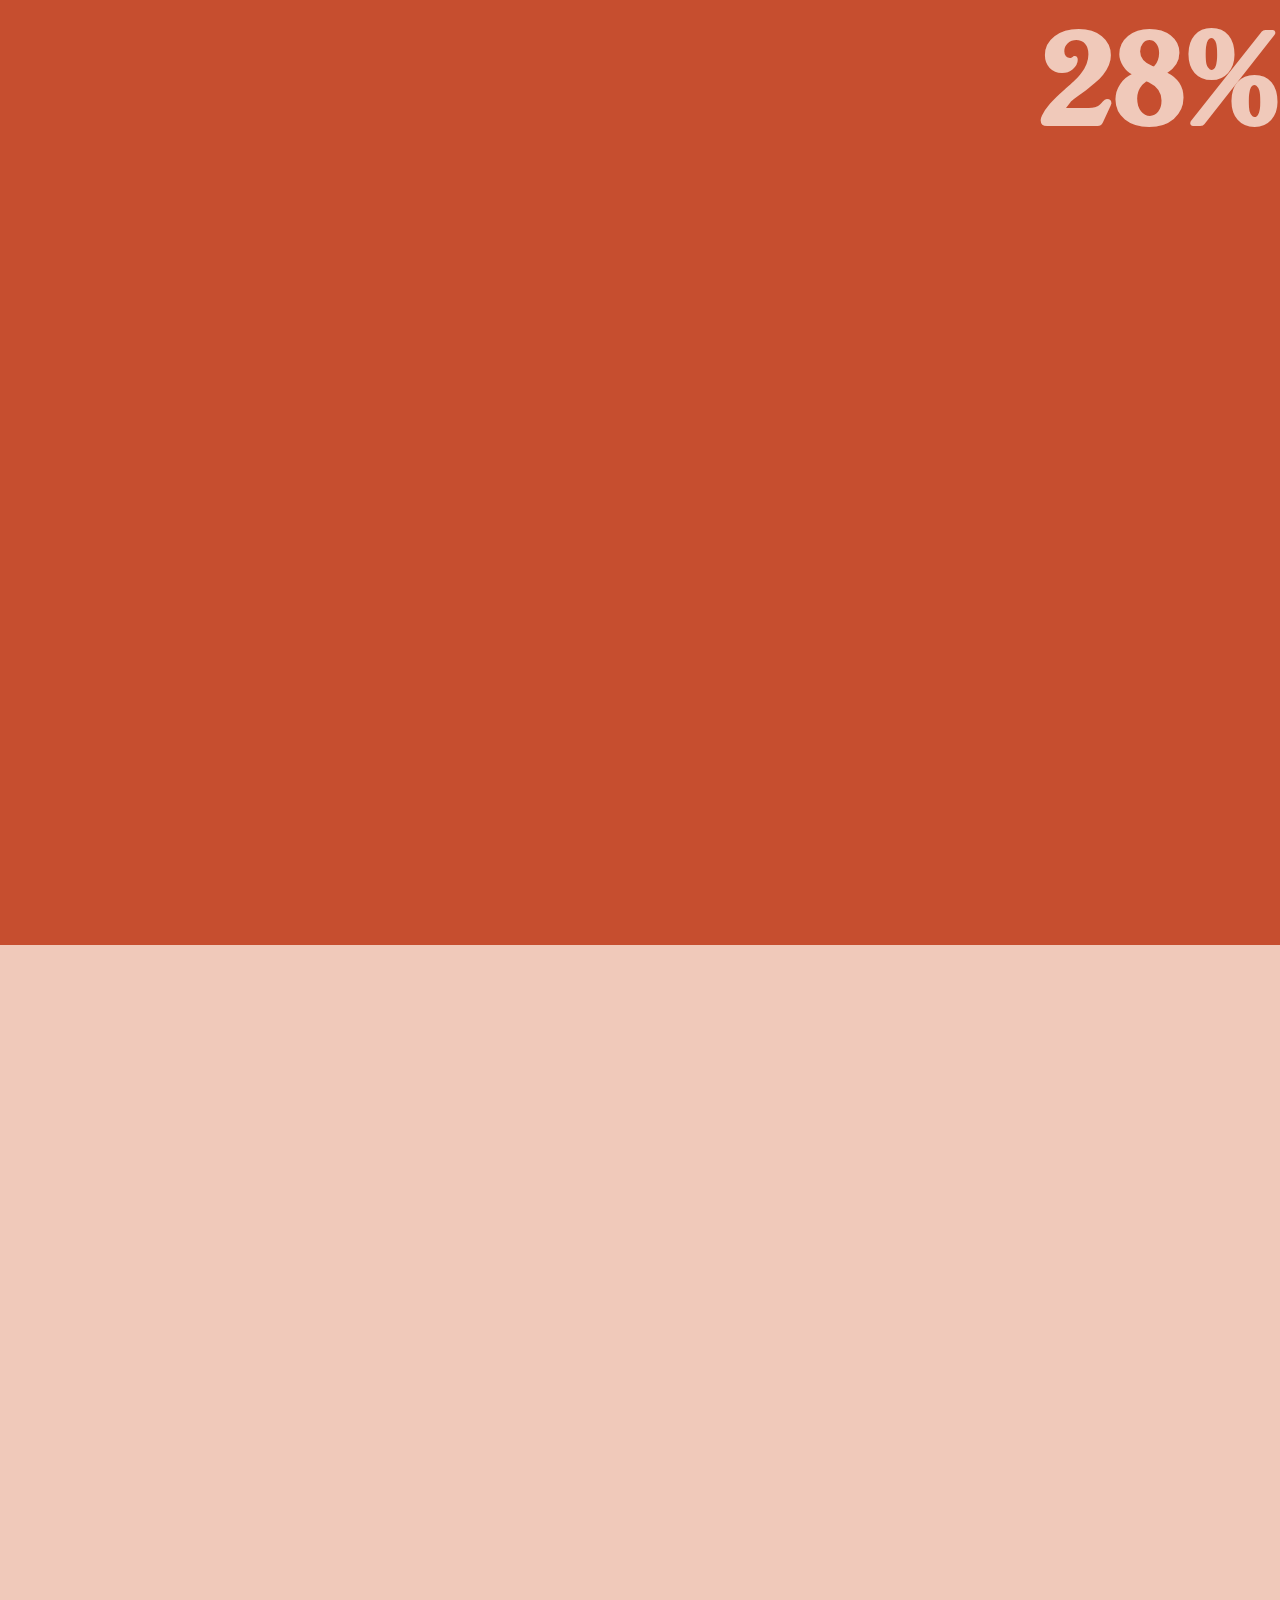
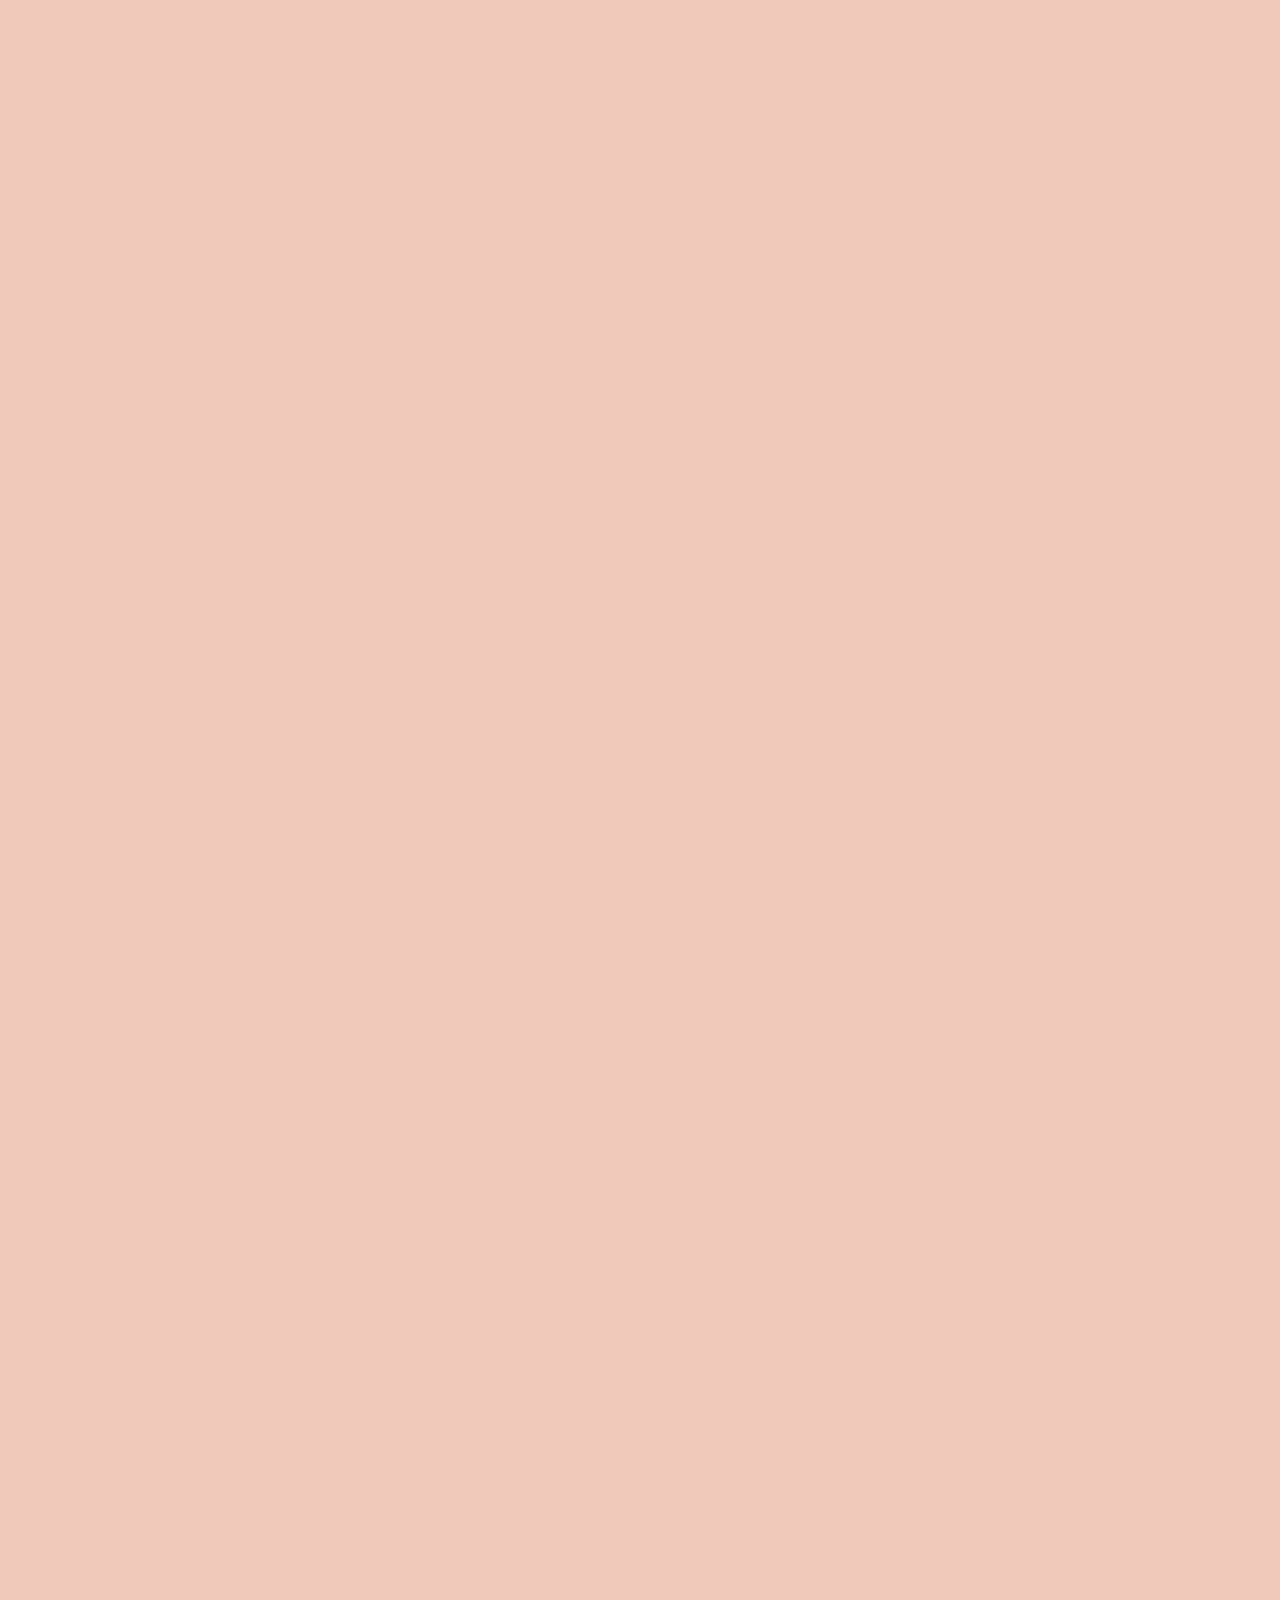
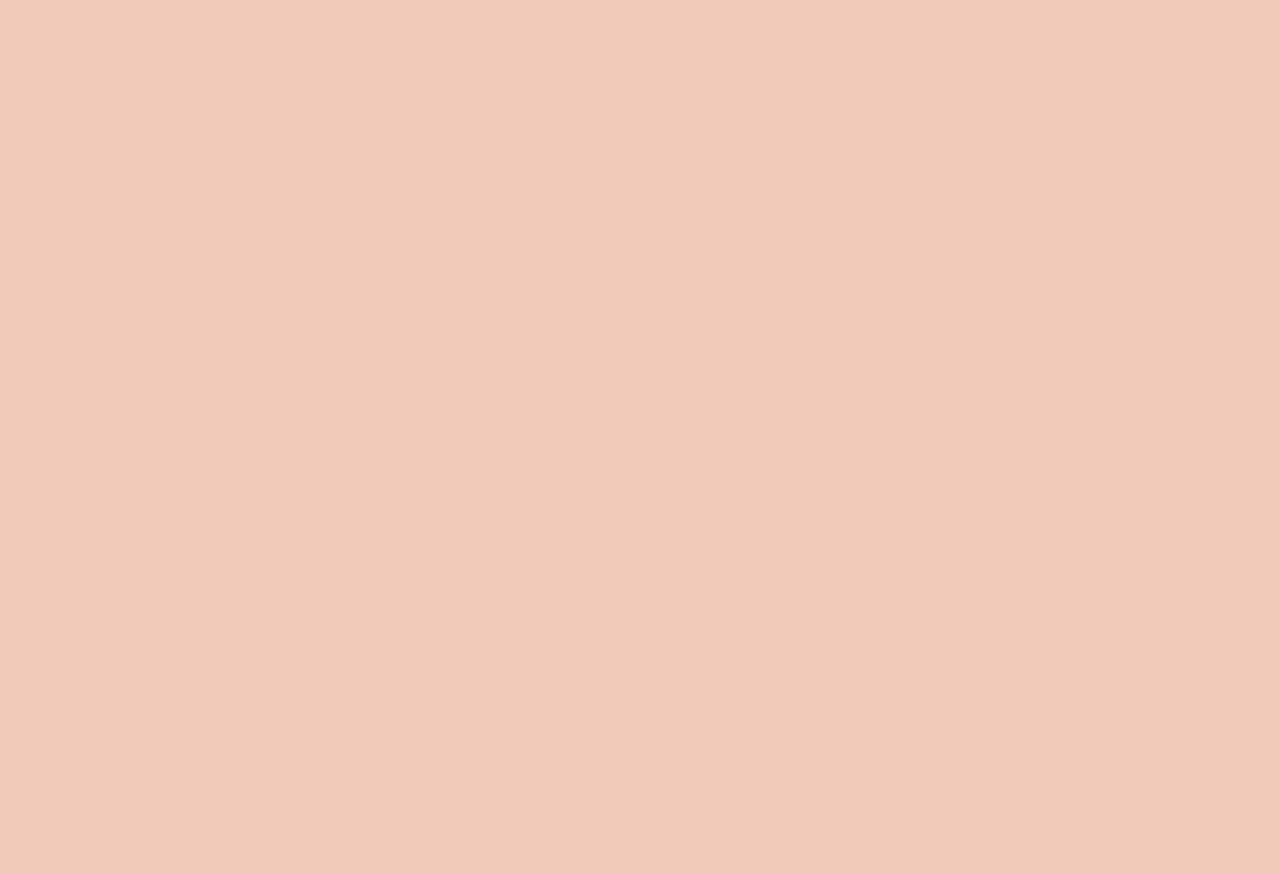
<file: index.html>
<!DOCTYPE html>
<html lang="en">
<head>
    <meta charset="UTF-8">
    <meta name="viewport" content="width=device-width, initial-scale=1.0">
    <title>Exars</title>
    <link rel="icon" type="x-icon" href="./img/secondary.png">
    <link rel="stylesheet" href="css/style.css">
    <link rel="stylesheet" href="https://cdnjs.cloudflare.com/ajax/libs/font-awesome/6.3.0/css/all.min.css">
    <link href="https://fonts.googleapis.com/css2?family=Poppins:ital,wght@0,100;0,200;0,300;0,400;0,500;0,600;0,700;0,800;0,900;1,100;1,200;1,300;1,400;1,500;1,600;1,700;1,800;1,900&display=swap" rel="stylesheet">
</head>
<body>

    
    <div class="loader">
        <h1 class="counter">0</h1>
    
        <div class="overlay">
          <div class="bar"></div>
          <div class="bar"></div>
          <div class="bar"></div>
          <div class="bar"></div>
          <div class="bar"></div>
          <div class="bar"></div>
          <div class="bar"></div>
          <div class="bar"></div>
          <div class="bar"></div>
          <div class="bar"></div>
        </div>
    </div>

    <header class="header">
        <a href="index.html" class="logo"><img src="img/secondary.png" alt=""></a>

        <nav class="navbar">
            <a href="index.html">Home</a>
            <a href="produk.html">Product</a>
        </nav>
    </header>


    <div class="exars">
        <div class="h1">Y</div>
        <div class="h1" >o</div>
        <div class="h1" >g</div>
        <div class="h1" >y</div>
        <div class="h1" >a</div>
        <div class="h1" >!</div>
    </div> 

    <div class="karta">
        <h1 class="h1" style="color: #C64E2F;">karta</h1>
    </div>

    <div class="hero">
        <img src="img/1.jpg" alt="">
    </div>

    <div class="introduction">
        <p>
            Budaya Yogyakarta merujuk pada serangkaian nilai, tradisi, adat, dan kesenian yang berkembang di wilayah Daerah Istimewa Yogyakarta (DIY), salah satu daerah di Indonesia yang memiliki status istimewa dalam hal otonomi dan pemerintahan. Budaya ini merupakan perpaduan antara budaya Jawa dengan unsur-unsur kebangsawanan keraton serta pengaruh Islam, Hindu, dan Budha yang pernah mendominasi wilayah ini. Pengaruh kerajaan-kerajaan besar seperti Mataram, baik Mataram Hindu maupun Mataram Islam, sangat kuat dalam membentuk fondasi budaya masyarakat Yogyakarta.
        </p>
     </div>

     <div class="border">
        <img src="img/3.jpg" alt="">
     </div>

    <div class="sejarah">
        <h1>Sejarah Budaya Yogyakarta</h1>
        <p class="text">Yogyakarta dikenal dengan keistimewaan status politiknya yang diatur dalam konstitusi Indonesia, di mana Sultan Hamengkubuwono dari Keraton Yogyakarta juga berperan sebagai kepala daerah. Status ini memberikan peran penting bagi Yogyakarta dalam mempertahankan identitas budayanya, termasuk bahasa, seni, arsitektur, dan nilai-nilai adat istiadat.</p>
        <p class="text">Pengaruh budaya Hindu dan Budha masih tampak dalam berbagai peninggalan sejarah seperti Candi Prambanan dan Candi Borobudur, yang keduanya terletak tidak jauh dari Yogyakarta. Selain itu, pengaruh Islam yang dibawa oleh Kesultanan Mataram juga tampak jelas dalam kehidupan masyarakat sehari-hari. Budaya Yogyakarta mencerminkan kesinambungan antara nilai-nilai tradisional dengan modernitas, menjadikan kota ini sebagai pusat kebudayaan dan pendidikan yang dinamis.</p>
    </div>

    <div class="ciri">
        <h1>Ciri Khas Budaya Yogyakarta</h1>
        <p class="text">1. Keraton Yogyakarta sebagai simbol kekuasaan dan pusat budaya, Keraton Yogyakarta memainkan peran penting dalam kehidupan masyarakat. Tradisi, seni, dan upacara adat Keraton menjadi cerminan dari identitas budaya Yogyakarta.</p>
        <p class="text">2. Bahasa Jawa halus atau kromo digunakan sebagai bentuk penghormatan dalam berkomunikasi sehari-hari. Bahasa ini mencerminkan stratifikasi sosial dan norma kesopanan yang menjadi nilai utama dalam masyarakat Yogyakarta.</p>
        <p class="text">3. Batik Yogyakarta memiliki motif khas dengan filosofi mendalam, yang seringkali berkaitan dengan kehidupan, alam, dan spiritualitas. Seni batik diakui UNESCO sebagai Warisan Budaya Takbenda Dunia.</p>
        <p class="text">5. Musik gamelan juga menjadi ciri khas seni Yogyakarta, dengan ansambel instrumen tradisional yang kaya akan filosofi harmoni.</p>
    </div>

    
    <div class="bordersdg8">
        <img src="img/sdg.png" alt="">
     </div>

    <div class="sdg">
        <h1>Keterkaitan dengan SDG 8 dan SDG 11
        </h1>
        <p class="text">Budaya Yogyakarta memiliki relevansi yang kuat dengan Tujuan Pembangunan Berkelanjutan (Sustainable Development Goals/SDGs), khususnya SDG 8 (Pekerjaan Layak dan Pertumbuhan Ekonomi) dan SDG 11 (Kota dan Komunitas yang Berkelanjutan).
        </p>
        <p class="text">1. SDG 8: Pekerjaan Layak dan Pertumbuhan Ekonomi Budaya Yogyakarta berperan besar dalam mendukung ekonomi kreatif, khususnya di sektor pariwisata dan industri kreatif seperti batik, kerajinan, dan kesenian tradisional. Pariwisata budaya Yogyakarta menarik jutaan wisatawan setiap tahun, menciptakan lapangan pekerjaan bagi masyarakat lokal. Industri batik dan kerajinan tangan juga menjadi sumber mata pencaharian bagi banyak keluarga di Yogyakarta, berkontribusi pada pertumbuhan ekonomi lokal yang inklusif.</p>
        <p class="text">2. SDG 11: Kota dan Komunitas yang Berkelanjutan Yogyakarta sebagai kota budaya juga berupaya menjaga kelestarian warisan budaya dan cagar alamnya, seperti melalui upaya pelestarian Keraton, peninggalan sejarah, dan kawasan bersejarah seperti Malioboro. Selain itu, budaya lokal yang menekankan harmoni dengan alam dan kehidupan berkelanjutan sangat relevan dengan upaya menciptakan kota yang ramah lingkungan dan komunitas yang tangguh terhadap perubahan sosial dan iklim.</p>
    </div>



    <footer class="footer">
        <p class="textfoot">Exars</p>
        
    </footer>

<script src="https://cdnjs.cloudflare.com/ajax/libs/gsap/3.12.5/gsap.min.js"></script>
<script>
function startLoader() {
    const counter = document.querySelector('.counter');
    let currentValue = 0;
  
    function updateCounter() {
      if (currentValue >= 100) {
        return; 
      }
  
      currentValue += Math.floor(Math.random() * 15) + 1; 
      if (currentValue > 100) {
        currentValue = 100;
      }
      counter.textContent = `${currentValue}%`;
  
      const delay = Math.floor(Math.random() * 200) + 50; 
      setTimeout(updateCounter, delay);
    }
  
    updateCounter(); 

    gsap.to(".counter", { duration: 1, opacity: 0, delay: 3 });
    gsap.to(".bar", {
      duration: 2,
      height: 0,
      stagger: 0.1, 
      delay: 3.5, 
      ease: "power4.out", 
    });

    gsap.from(".h1", 1.5, {
        delay:4,
        y:700,
        stagger: {
            amount: 0.5,
        },
        ease: "power4.inOut"
    })
    gsap.from(".hero", 2, {
        delay: 3,
        y:400,
        ease: "power4.inOut",
    });

    gsap.to(".loader", { duration: 0.5, opacity: 0, delay: 5.5 }); 
    gsap.set(".loader", { display: "none", delay: 6 }); 
  }
  
  startLoader();
</script>
</body>
</html>
</file>
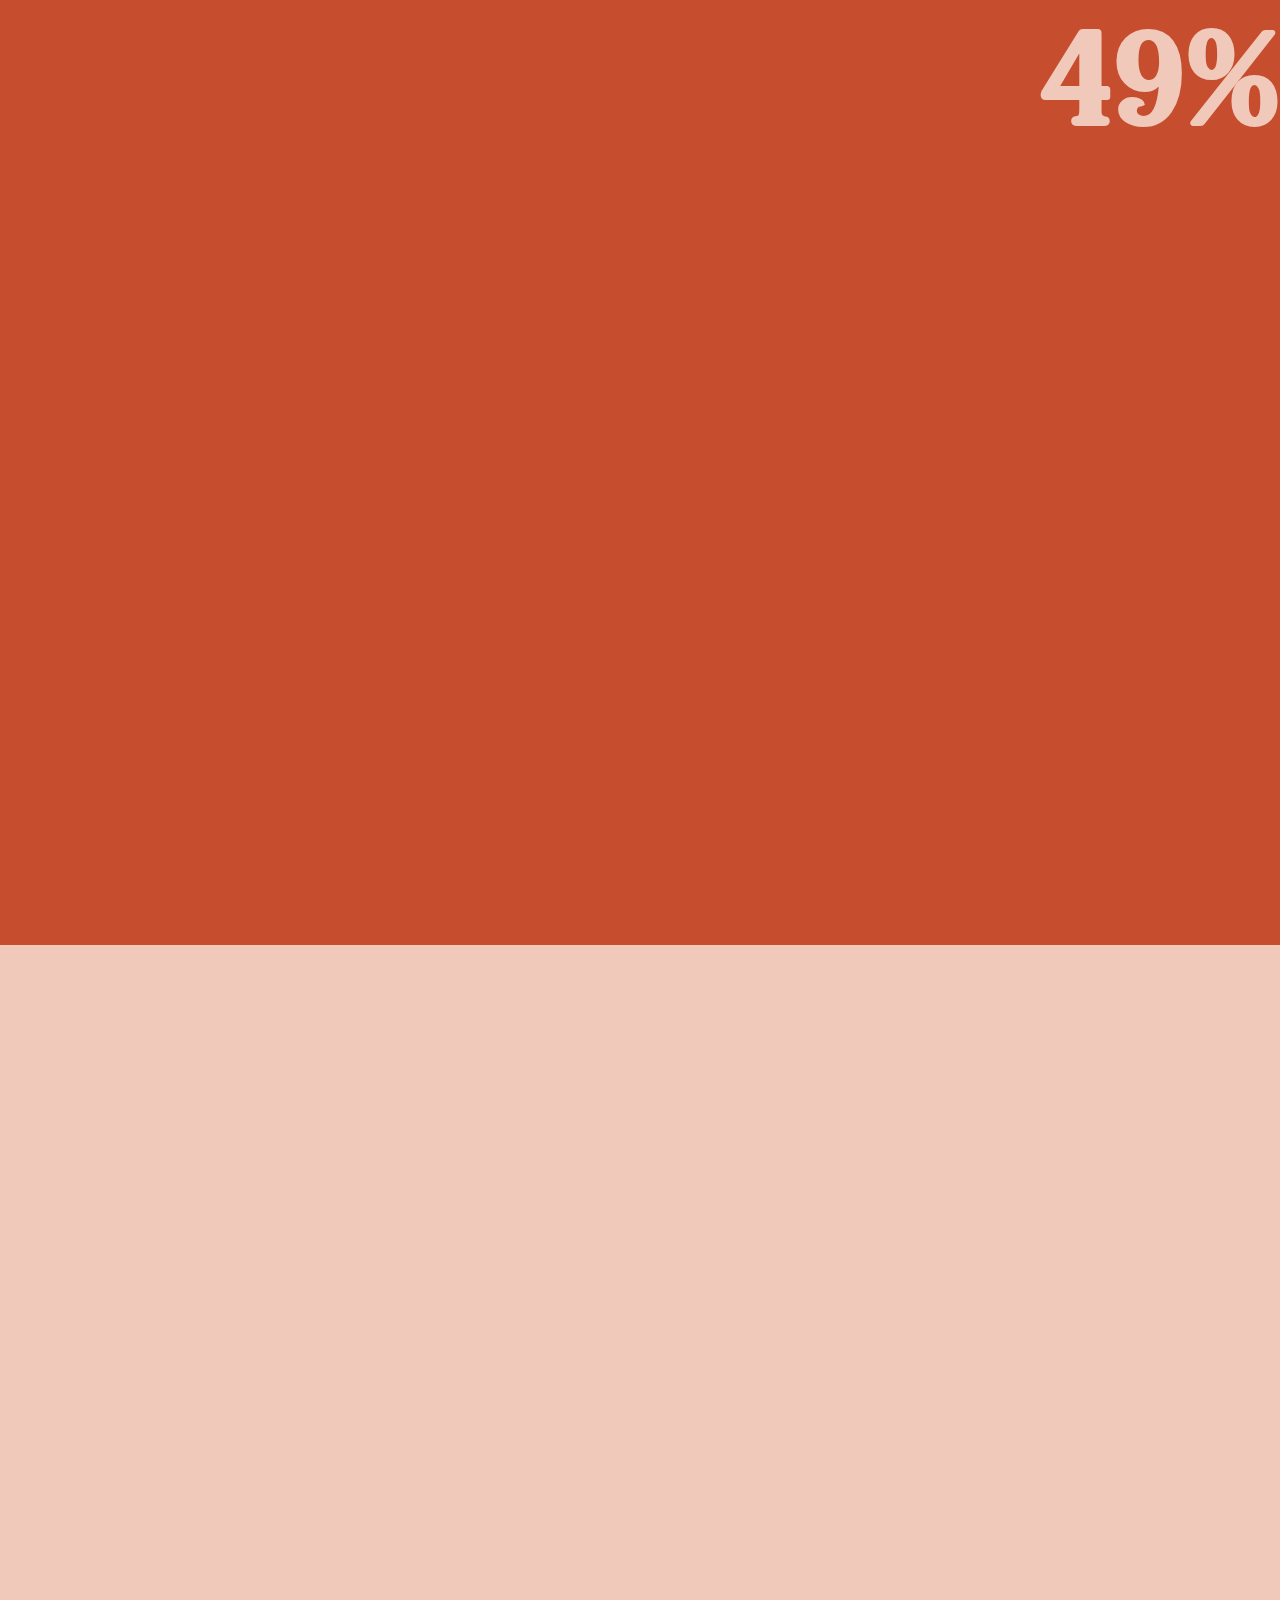
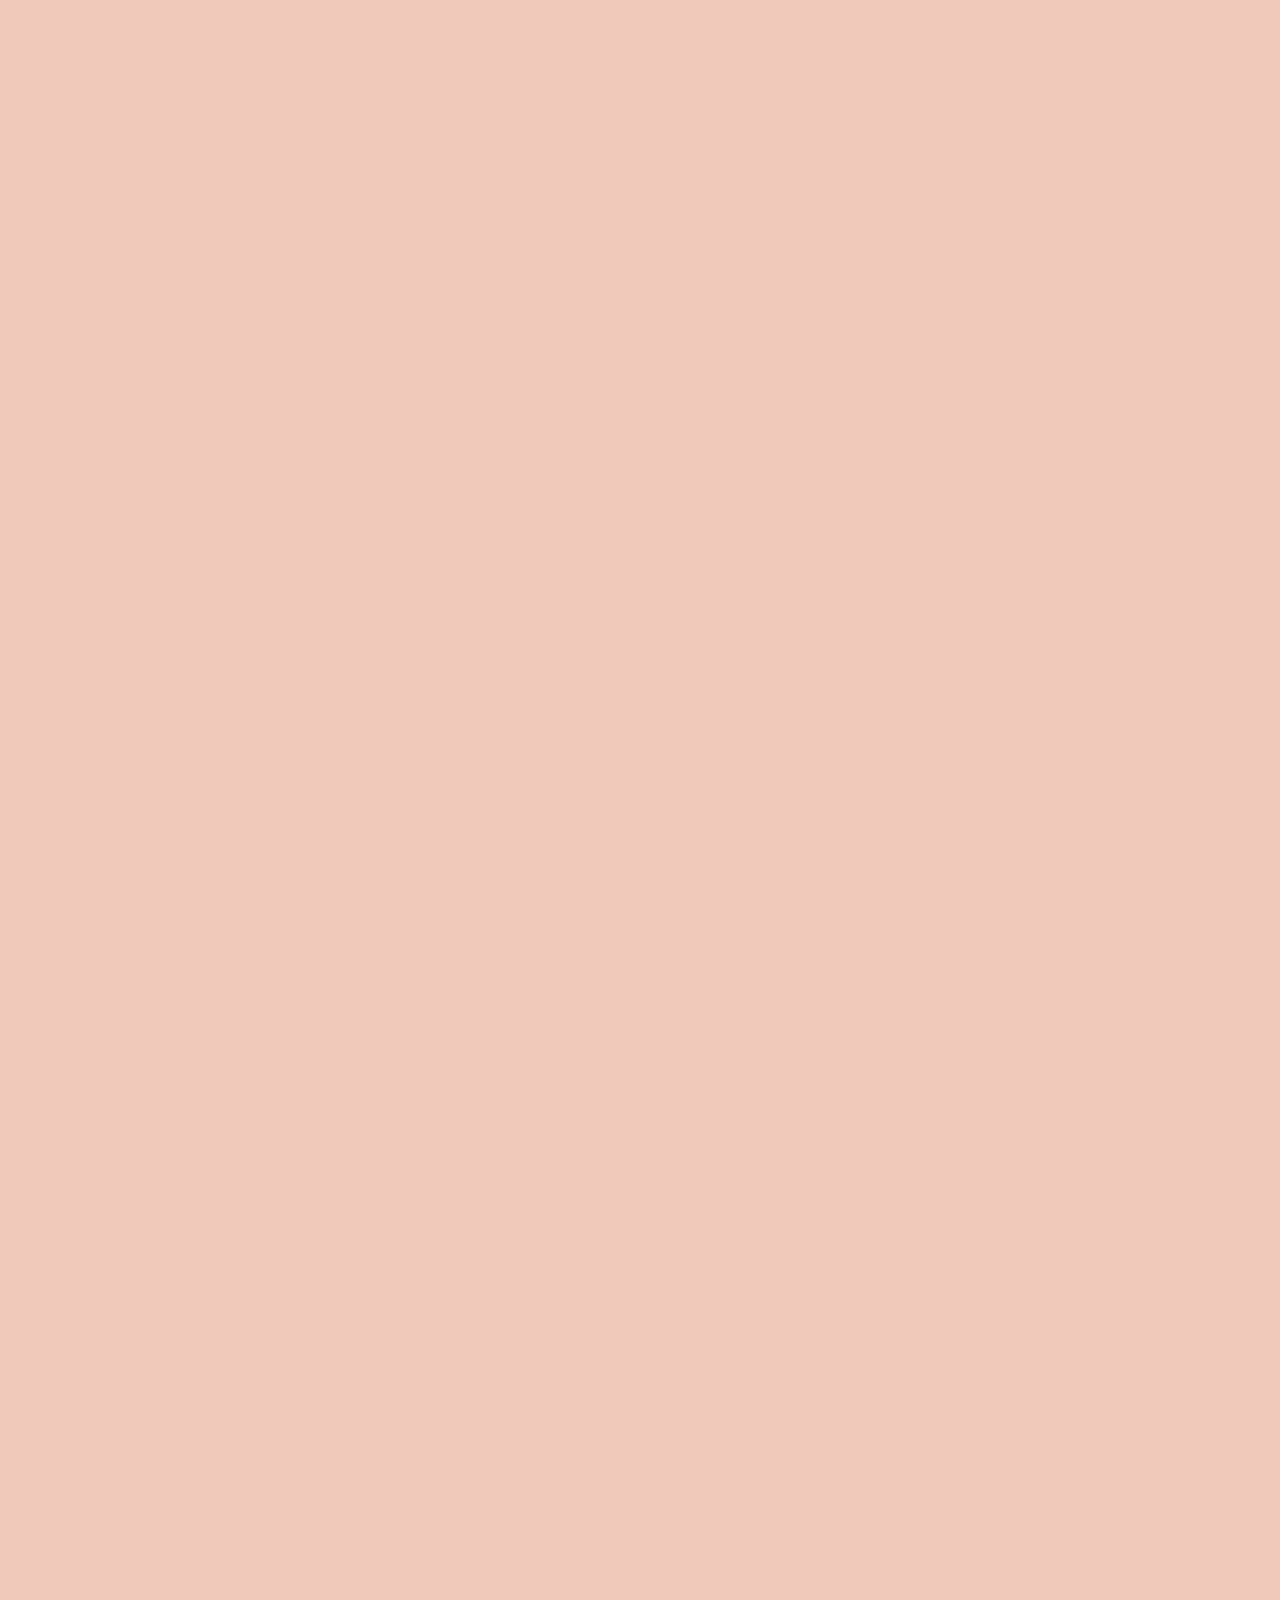
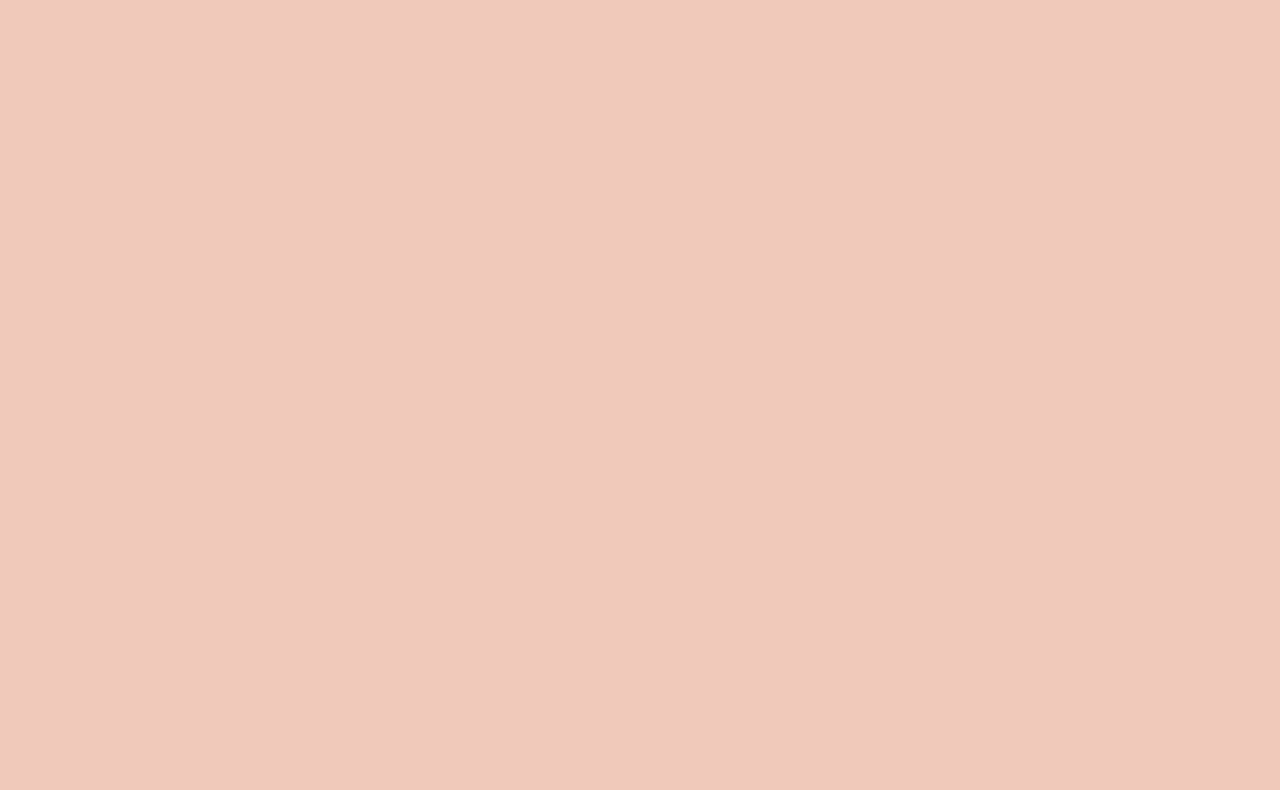
<file: produk.html>
<!DOCTYPE html>
<html lang="en">
<head>
    <meta charset="UTF-8">
    <meta name="viewport" content="width=device-width, initial-scale=1.0">
    <title>Exars</title>
    <link rel="icon" type="x-icon" href="./img/secondary.png">
    <link rel="stylesheet" href="css/style.css">
    <link rel="stylesheet" href="https://cdnjs.cloudflare.com/ajax/libs/font-awesome/6.3.0/css/all.min.css">
    <link href="https://fonts.googleapis.com/css2?family=Poppins:ital,wght@0,100;0,200;0,300;0,400;0,500;0,600;0,700;0,800;0,900;1,100;1,200;1,300;1,400;1,500;1,600;1,700;1,800;1,900&display=swap" rel="stylesheet">
</head>
<body>

    
    <div class="loader">
        <h1 class="counter">0</h1>
    
        <div class="overlay">
          <div class="bar"></div>
          <div class="bar"></div>
          <div class="bar"></div>
          <div class="bar"></div>
          <div class="bar"></div>
          <div class="bar"></div>
          <div class="bar"></div>
          <div class="bar"></div>
          <div class="bar"></div>
          <div class="bar"></div>
        </div>
    </div>

    <header class="header">
        <a href="index.html" class="logo"><img src="img/secondary.png" alt=""></a>

        <nav class="navbar">
            <a href="index.html">Home</a>
            <a href="produk.html">Product</a>
        </nav>
    </header>


    <div class="exars">
        <div class="h1">U</div>
        <div class="h1" >M</div>
        <div class="h1" >K</div>
        <div class="h1" >M</div>
    </div> 

    <div class="karta">
        <h1 class="h1" style="color: #C64E2F;">Yogya!</h1>
    </div>

    <div class="hero">
        <img src="img/4.jpg" alt="">
    </div>

    <div class="introduction">
        <p>
            Produk-produk Usaha Mikro, Kecil, dan Menengah (UMKM) di Yogyakarta mencerminkan kekayaan budaya, kreativitas, dan kearifan lokal yang menjadi ciri khas daerah ini. UMKM di Yogyakarta berperan penting dalam perekonomian lokal, khususnya dalam sektor industri kreatif dan pariwisata. Berikut adalah beberapa kategori dan contoh produk UMKM di Yogyakarta yang terkenal:
        </p>
     </div>

     <div class="border">
        <img src="img/5.jpg" alt="">
     </div>

    <div class="sejarah">
        <h1>1.⁠ ⁠UMKM Bidang Kuliner:</h1>
        <p class="text"style="font-family: neue bold;">Kopi Nata</p>
            <p>Kopinata adalah produk dari UKM Pabriek Kopi Nata. Produsen pioneer khusus kopi rendah kafein yang terletak di Propinsi Daerah Istimewa Yogyakarta. Produk kami menggunakan 100% kopi asli Indonesia. Dengan bahan-bahan asli Indonesia, dibuat di Indonesia, oleh Rakyat Indonesia.
        <a href="https://kopinata.com/index.html#/">Web Kopi Nata</a></p>
        <p class="text" style="font-family: neue bold;">Cokelat Ndalem</p>
            <p>Cokelat Ndalem Yogyakarta menghadirkan inovasi dalam dunia cokelat dengan menggabungkan cita rasa Indonesia dan budaya lokal. Produk cokelat mereka dikenal karena memiliki rasa unik seperti jahe, cengkeh, kayu manis, bahkan rasa es rujak. Setiap produk Coklat nDalem dikemas dengan memberikan sentuhan elemen budaya Indonesia.
        <a href="https://www.cokelatndalem.com">Link Cokelat Ndalem</a></p>
        

    <div class="ciri">
        <h1>2.⁠ ⁠UMKM Bidang Kerajinan:</h1>
        <p class="h1" style="font-family: neue bold;">Para Akar Indonesia</p>
            <p>ParaAkar Indonesia yang bertunas pada 2010 adalah wujud aktivisme Dony dan Wulan untuk melestarikan anyaman pandan. Kepedulian ParaAkar terhadap keberlanjutan lingkungan tampak dari getolnya promosi untuk alih-opsi perkakas sehari-hari ke kriya daun. Selain itu, mereka juga bergerak di hulu, memfasilitasi penanaman pandan laut dan mengatur masa panen. Inovasi menjadi strategi untuk menarik minat perajin muda serta mengangkat serat alam ke level berikutnya.
        <a href="https://www.karyakreatifindonesia.co.id/umkm/para-akar-indonesia">Web Para Akar</a></p>
        <p class="text" style="font-family: neue bold;">Base Artisan</p>
            <p>Di tengah padatnya Kotagede yang dikenal oleh produk olahan perak, impian untuk mengeksplorasi ide kriya minim limbah berbahaya, tumbuh dan memberi warna berbeda. November 2015, Bambang Prijono dan Teman-teman memutuskan untuk mengukir nuansa baru. Bahwa kejelian dan kecermatan bisa lahir tak hanya lewat logam, tetapi juga dari kekayaan alam nusantara.
        <a href="https://www.karyakreatifindonesia.co.id/umkm/base-artisan">Link Base Artisan</a></p>
    </div>

    
    <div class="bordersdg8">
        <img src="img/6.jpg" alt="">
     </div>

    <div class="sdg">
        <h1>3. ⁠UMKM Bidang Fashion:</h1>
        <p class="text" style="font-family: neue bold;">Animorfosa</p>
            <p>Animorfosa berdiri sejak tahun 2015. Animorfosa membuat produk Clothing ready to wear dengan material tekstil bermotif shibori yang diproses dengan tangan manual. Animorfosa memiliki 40 orang karyawan yang kesemuanya perempuan dan bekerja dirumah masing-masing supaya mereka juga tetap bisa mengerjakan tugasnya sebagai ibu rumah tangga.
        <a href="https://www.karyakreatifindonesia.co.id/umkm/animorfosa">Web Animorfosa</a></p>
        <p class="text"style="font-family: neue bold;" >Batik Sekar Nitik        </p>
            <p>Nitik adalah laku spiritual. Dengan canting khusus dibelah empat, ribuan titik alam diterakan di atas kain. Teknik ini dikenal setidaknya sejak pemerintahan Sultan Hamengkubuwono VII, dua abad silam, ketika Keraton Yogyakarta menitahkan pembatik Kembangsongo untuk memproduksi batik nitik. Sejak itulah, dari generasi ke generasi, para pembatik Kembangsongo mewarisi kecakapan yang hanya dikuasai sedikit orang. Membentuk motif dari susunan titik mensyaratkan kemampuan khusus. Dengan ketelitian tinggi, para artisan merajahkan makna mendalam ke setiap lembar kain. Pascagempa melanda Yogyakarta tahun 2006 paguyuban Sekar Nitik berdiri.
        <a href="https://www.karyakreatifindonesia.co.id/umkm/batik-sekar-nitik">Link Batik Sekar Nitik</a></p>
    </div>



    <footer class="footer">
        <p class="textfoot">Exars</p>
        
    </footer>

<script src="https://cdnjs.cloudflare.com/ajax/libs/gsap/3.12.5/gsap.min.js"></script>
<script>
function startLoader() {
    const counter = document.querySelector('.counter');
    let currentValue = 0;
  
    function updateCounter() {
      if (currentValue >= 100) {
        return; 
      }
  
      currentValue += Math.floor(Math.random() * 15) + 1; 
      if (currentValue > 100) {
        currentValue = 100;
      }
      counter.textContent = `${currentValue}%`;
  
      const delay = Math.floor(Math.random() * 200) + 50; 
      setTimeout(updateCounter, delay);
    }
  
    updateCounter(); 

    gsap.to(".counter", { duration: 1, opacity: 0, delay: 3 });
    gsap.to(".bar", {
      duration: 2,
      height: 0,
      stagger: 0.1, 
      delay: 3.5, 
      ease: "power4.out", 
    });

    gsap.from(".h1", 1.5, {
        delay:4,
        y:700,
        stagger: {
            amount: 0.5,
        },
        ease: "power4.inOut"
    })
    gsap.from(".hero", 2, {
        delay: 3,
        y:400,
        ease: "power4.inOut",
    });

    gsap.to(".loader", { duration: 0.5, opacity: 0, delay: 5.5 }); 
    gsap.set(".loader", { display: "none", delay: 6 }); 
  }
  
  startLoader();
</script>
</body>
</html>
</file>
<file: css/style.css>
@font-face {
    font-family: neue medium;
    src: url(../font/PPNeueMontreal-Medium.otf);
}
@font-face {
    font-family: neue bold;
    src: url(../font/PPNeueMontreal-Bold.otf);
}
@font-face {
    font-family: brookline;
    src: url(../font/Brookline.ttf);
}

@font-face {
    font-family: verona;
    src: url(../font/Verona-Serial-Medium\ Regular.ttf);
}

*
{
    margin: 0;
    padding: 0;
    box-sizing: border-box;
}

html, body
{
    width: 100vw;
    height: 100vh;
    overflow: auto;
    background-color: #F0C9BA;
}


.overlay{
    position: fixed;
    width: 100vw;
    height: 100vh;
    z-index: 2;
    display: flex;
}

.bar{
    width: 10vw;
    height: 105vh;
    background: #C64E2F;
}

.counter{
    position: fixed;
    width: 100%;
    height: 100%;
    display: flex;
    justify-content: flex-end;
    justify-items: flex-end;
    z-index: 10000;
    color: #f0c9ba;
    padding: 4em 0.3 em;
    font-size: 10vw;
    font-family: verona;
}

.header
{
    top: 0;
    left: 0;
    width: 100%;
    padding: 20px 100px;
    background-color: #F0C9BA;
    display: flex;
    justify-content: space-between;
    align-items: center;
    z-index: 100;
}

.logo
{
    width: 70px;
    height: 70px;
}

.logo img
{
    width: 80px;
    height: 80px; 
}

.navbar a
{
    position: relative;
    font-size: 20px;
    color: #C64E2F;
    text-decoration: none;
    font-weight: 500;
    font-family: "neue medium";
    margin-left: 40px;
}

.navbar a::before
{
    content: '';
    position: absolute;
    top: 100%;
    left: 0;
    width: 0;
    height: 2px;
    background: #C64E2F;
    transition: .3s;
}

.navbar a:hover::before
{
    width: 100%;
}


.exars
{
    width: 100%;
    display: flex;
    justify-content: space-between;
    padding: 4em;
    padding-bottom: 0;
}


.karta{
    width: 100%;
    display: flex;
    justify-content: space-between;
    padding: 4em;
    padding-bottom: 0;
    padding-top: 0;
}
.karta .h1
{
    position: relative;
    font-family: verona;
    font-size: 16vh;
    padding-top: 0;
    padding-bottom: 50px;
    align-items: right;
    
}

.exars .h1
{
    position: relative;
    font-family: verona;
    font-size: 28vw;
    color: #C64E2F;
    line-height: 1.125;
}

.exarstext
{
    margin-top: 5px;
    text-align: center;
    font-size: 6vw;
    font-family: verona;
}

.introduction
{   
    text-align: left;
    color: #C64E2F;
    font-size: 100px;
    margin-top: 50px;
}

.hero
{
    position: relative;
    width: calc(100vw - 4em);
    height: 100%;
    margin-top: 100px;
    margin: 0 auto;
    border-radius: 10px;
    border: 4px solid #C86A58;
}

.border
{
    position: relative;
    width: 30vw;
    height: 50%;
    margin-top: 10px;
    margin-right: 100px;
    margin-left: 12px;
    border-radius: 10px;
    border: 4px solid #C86A58;
    float: right;
}

.border img{
    width: 100%;
    height: 100%;
    object-fit: fill;
}

img
{
    width: 100%;
    height: 100%;
    object-fit: fill;
}

.container 
{
    display: flex;
    justify-content: bottom;
    height: 100vh;
    align-items: bottom;
    margin-left: 150px;
    margin-right: 150px;
    margin-top: 100px;
}

.sejarah h1
{
    position: relative;
    font-family: verona;
    font-size: 6vw;
    color: #C64E2F;
    line-height: 1.125;
    padding: 12vh;
    padding-bottom: 20px;
    padding-top: 10px;
}

.sejarah p{
    text-align: left;
    color: #C86A58;
    font-size: 23px;
    font-family: neue medium;
    padding: 12vh;
    padding-top: 0;
    padding-bottom: 21px;
    padding-right: 12px;
}
.ciri h1
{
    position: relative;
    font-family: verona;
    font-size: 6vw;
    color: #C64E2F;
    line-height: 1.125;
    padding: 12vh;
    padding-bottom: 20px;
    padding-top: 10px;
}

.ciri p{
    text-align: left;
    color: #C86A58;
    font-size: 23px;
    font-family: neue medium;
    padding: 12vh;
    padding-top: 0;
    padding-bottom: 21px;
    margin-right: 50px;
}

.sdg
{
    padding-bottom: 100px;
}

.sdg h1
{
    position: relative;
    font-family: verona;
    font-size: 6vw;
    color: #C64E2F;
    line-height: 1.125;
    padding: 12vh;
    padding-bottom: 20px;
    padding-top: 10px;
}

.sdg p{
    text-align: left;
    color: #C86A58;
    font-size: 23px;
    font-family: neue medium;
    padding: 12vh;
    padding-top: 0;
    padding-bottom: 21px;
    margin-right: 50px;
}


.bordersdg8
{
    position: relative;
    width: 25vw;
    height: 45vw;
    margin-top: 10px;
    margin-right: 100px;
    margin-left: 50px;
    border-radius: 10px;
    border: 4px solid #C86A58;
    float: left;    
}

.bordersdg8 img{
    width: 100%;
    height: 100%;
    object-fit: fill;
}

.introduction p
{
    text-align: left;
    color: #C86A58;
    font-size: 23px;
    font-family: neue medium;
    padding: 12vh;
    padding-top: 0;
    padding-bottom: 21px;
}

h2
{
    margin:5px;
    margin-top: 0,1px ;
    margin-left: 20px;
    font-size: 15px ;
    font-family: 'Franklin Gothic Medium', 'Arial Narrow', Arial, sans-serif;
}

.footer
{
    padding-top: 100px;
    padding: 30px 100px;
    background-color: #C64E2F;
    align-items: center;
}

.footer p
{
    font-family: "Brookline";
    font-size: 42px;
    color: #F0C9BA;
}

a
{
    position: relative;
    font-size: 20px;
    color: #C64E2F;
    text-decoration: none;
    font-weight: 500;
    font-family: "neue bold";
}
a::before
{
    content: '';
    position: absolute;
    top: 100%;
    left: 0;
    width: 0;
    height: 2px;
    background: #C64E2F;
    transition: .3s;
}
a:hover::after
{
    width: 100%;
}
</file>
